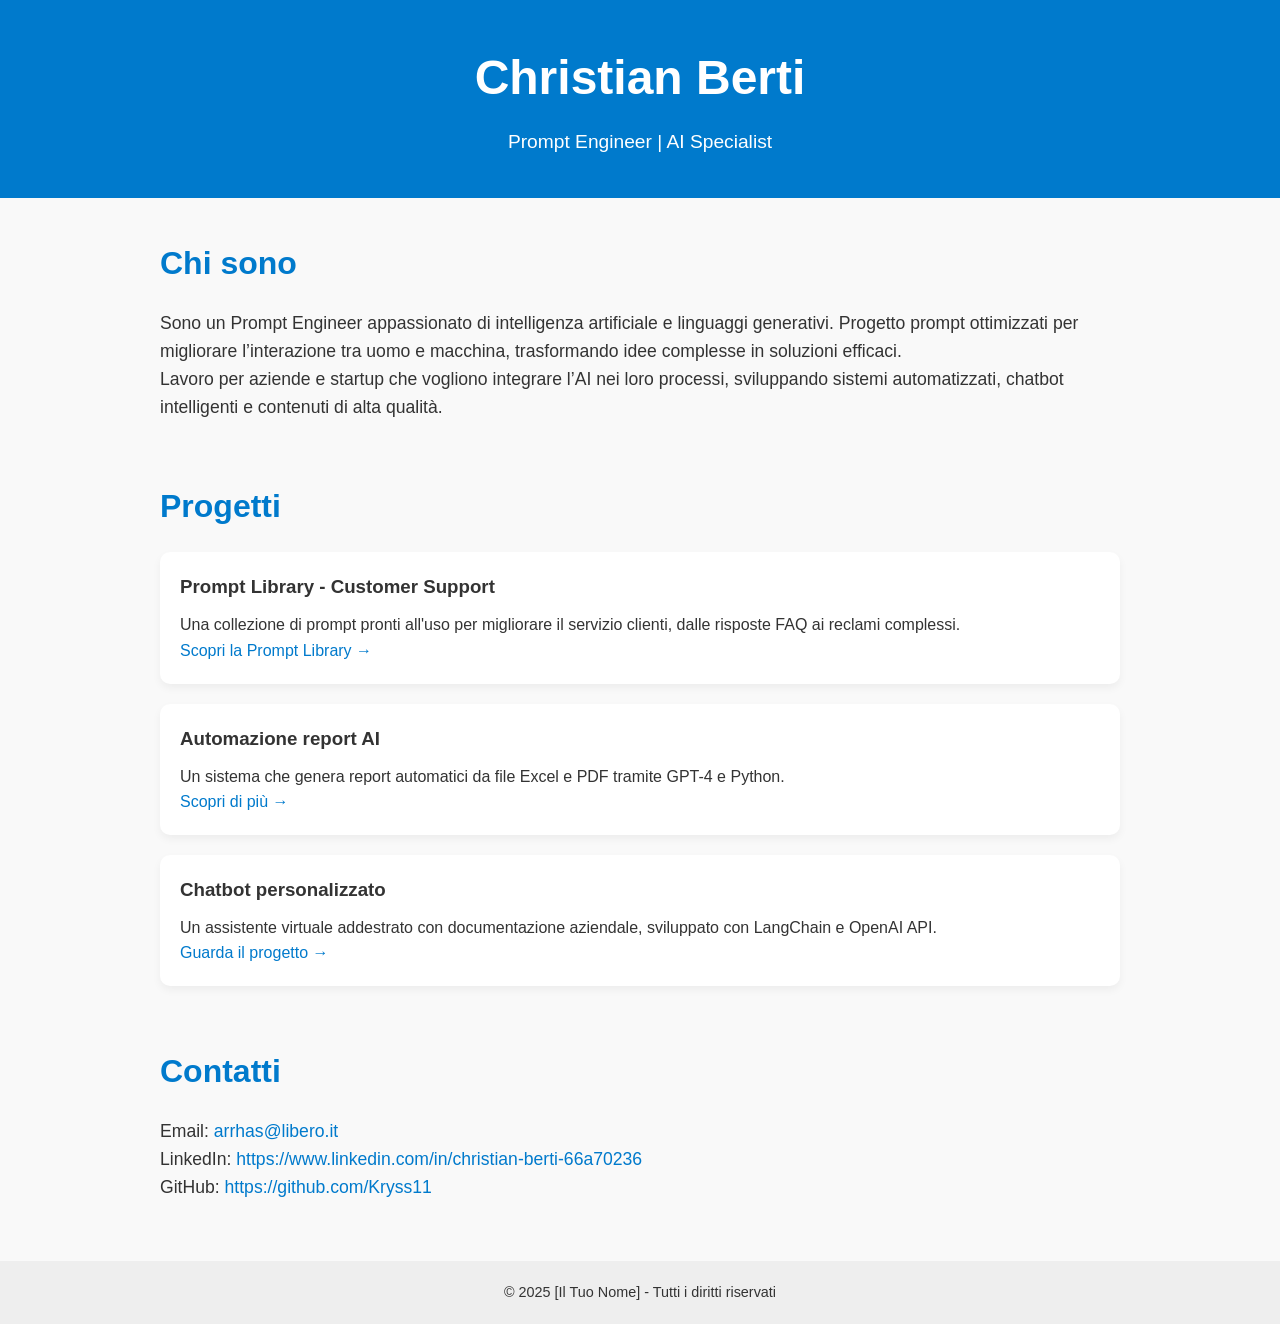
<file: index.html>
<!DOCTYPE html>
<html lang="it">
<head>
    <meta charset="UTF-8">
    <meta name="viewport" content="width=device-width, initial-scale=1.0">
    <title>Christian Berti - Prompt Engineer</title>
    <style>
        * { margin: 0; padding: 0; box-sizing: border-box; }
        body { font-family: 'Helvetica Neue', sans-serif; color: #333; background-color: #f9f9f9; line-height: 1.6; }
        header { background-color: #007acc; color: white; padding: 40px 0; text-align: center; }
        header h1 { font-size: 3rem; }
        header p { font-size: 1.2rem; margin-top: 10px; }

        .container { max-width: 1000px; margin: 40px auto; padding: 0 20px; }
        section { margin-bottom: 60px; }
        h2 { font-size: 2rem; margin-bottom: 20px; color: #007acc; }

        .about p { font-size: 1.1rem; }

        .projects ul { list-style: none; }
        .projects li { background: #fff; padding: 20px; margin-bottom: 20px; border-radius: 10px; box-shadow: 0 4px 8px rgba(0,0,0,0.05); transition: transform 0.3s; }
        .projects li:hover { transform: translateY(-5px); }
        .projects h3 { margin-bottom: 10px; }
        .projects a { color: #007acc; text-decoration: none; }

        .contact p { font-size: 1.1rem; }
        .contact a { color: #007acc; text-decoration: none; }

        footer { text-align: center; padding: 20px; background: #eee; font-size: 0.9rem; }

        @media (max-width: 600px) {
            header h1 { font-size: 2rem; }
            h2 { font-size: 1.5rem; }
        }
    </style>
</head>
<body>

    <header>
        <h1>Christian Berti</h1>
        <p>Prompt Engineer | AI Specialist</p>
    </header>

    <div class="container">
        <!-- About -->
        <section class="about">
            <h2>Chi sono</h2>
            <p>Sono un Prompt Engineer appassionato di intelligenza artificiale e linguaggi generativi. Progetto prompt ottimizzati per migliorare l’interazione tra uomo e macchina, trasformando idee complesse in soluzioni efficaci.</p>
            <p>Lavoro per aziende e startup che vogliono integrare l’AI nei loro processi, sviluppando sistemi automatizzati, chatbot intelligenti e contenuti di alta qualità.</p>
        </section>

        <!-- Projects -->
        <section class="projects">
            <h2>Progetti</h2>
            <ul>
                <li>
                    <h3>Prompt Library - Customer Support</h3>
                    <p>Una collezione di prompt pronti all'uso per migliorare il servizio clienti, dalle risposte FAQ ai reclami complessi.</p>
                    <a href="customer-service.html">Scopri la Prompt Library →</a>
                </li>
                <li>
                    <h3>Automazione report AI</h3>
                    <p>Un sistema che genera report automatici da file Excel e PDF tramite GPT-4 e Python.</p>
                    <a href="#">Scopri di più →</a>
                </li>
                <li>
                    <h3>Chatbot personalizzato</h3>
                    <p>Un assistente virtuale addestrato con documentazione aziendale, sviluppato con LangChain e OpenAI API.</p>
                    <a href="#">Guarda il progetto →</a>
                </li>
            </ul>
        </section>

        <!-- Contact -->
        <section class="contact">
            <h2>Contatti</h2>
            <p>Email: <a href="mailto:arrhas@libero.it">arrhas@libero.it</a></p>
            <p>LinkedIn: <a href="https://www.linkedin.com/in/christian-berti-66a70236/" target="_blank">https://www.linkedin.com/in/christian-berti-66a70236</a></p>
            <p>GitHub: <a href="https://github.com/Kryss118" target="_blank">https://github.com/Kryss11</a></p>
        </section>
    </div>

    <footer>
        &copy; 2025 [Il Tuo Nome] - Tutti i diritti riservati
    </footer>

</body>
</html>
</file>
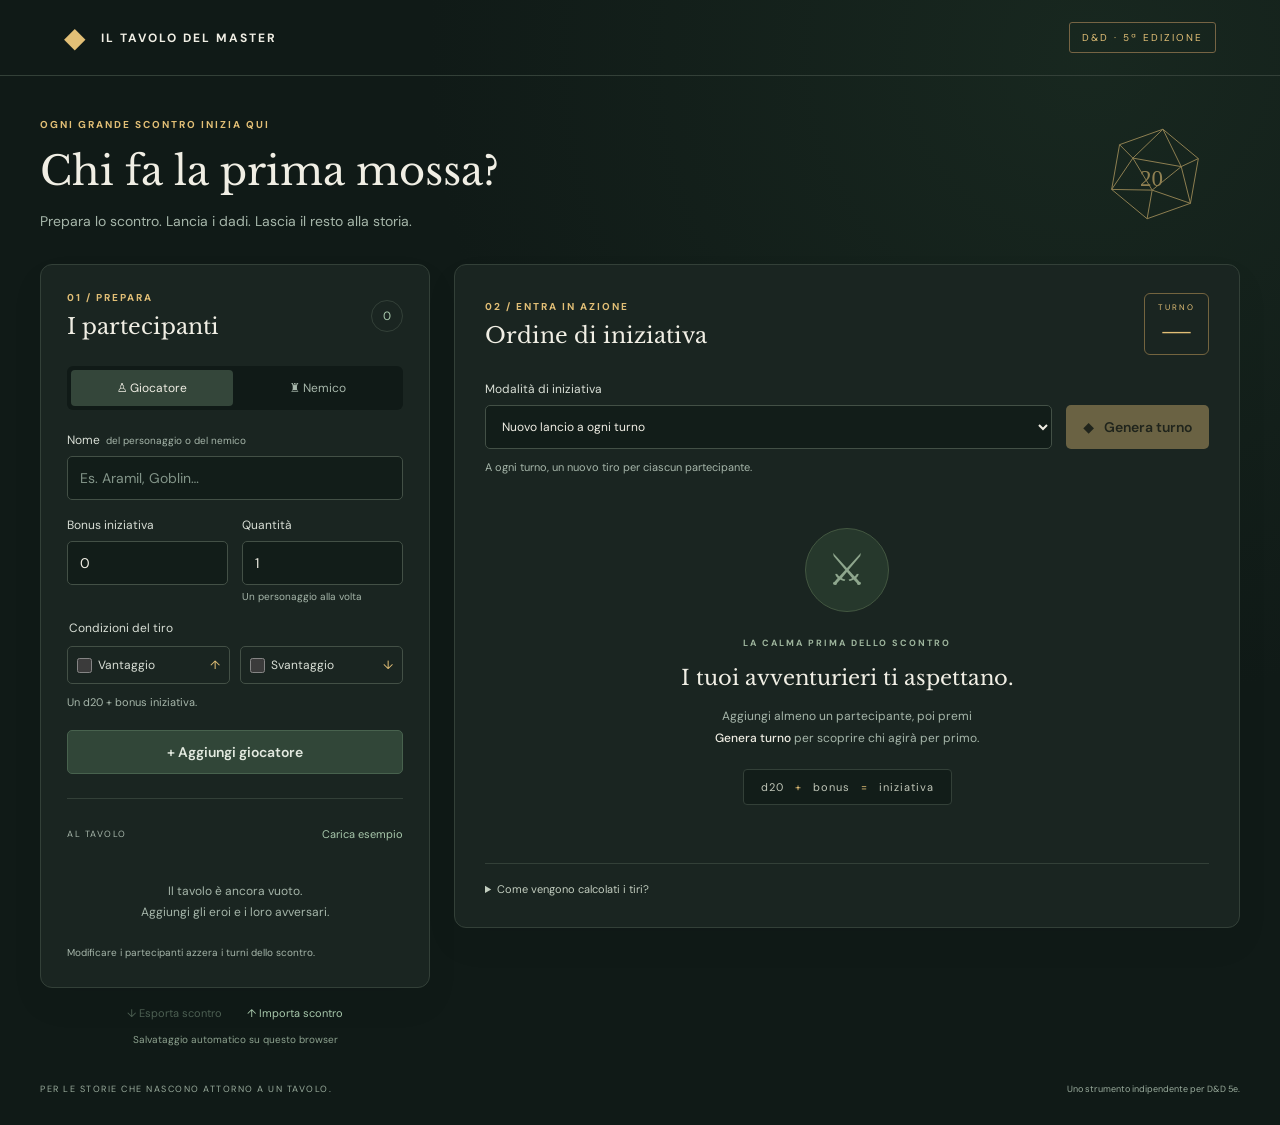
<file: iniziativa/index.html>
<!doctype html>
<html lang="it">
<head>
  <meta charset="utf-8">
  <meta name="viewport" content="width=device-width, initial-scale=1">
  <meta name="theme-color" content="#111c19">
  <meta name="description" content="Il tavolo del master: iniziativa per D&D 5e, dadi, bonus, vantaggio e svantaggio.">
  <title>Iniziativa · Il tavolo del master</title>
  <link rel="icon" href="./favicon.svg" type="image/svg+xml">
  <link rel="stylesheet" href="./style.css">
  <script src="./engine.js" defer></script>
  <script src="./app.js" defer></script>
</head>
<body>
  <header class="topbar"><a class="brand" href="./"><span class="brand-die" aria-hidden="true">◆</span> IL TAVOLO DEL MASTER</a><span class="edition">D&D · 5ª EDIZIONE</span></header>
  <main>
    <div class="intro"><div><p class="eyebrow">OGNI GRANDE SCONTRO INIZIA QUI</p><h1>Chi fa la prima mossa?</h1><p class="subtitle">Prepara lo scontro. Lancia i dadi. Lascia il resto alla storia.</p></div><div class="hero-die" aria-hidden="true"><svg viewBox="0 0 110 110"><path d="M55 5 99 30 99 80 55 105 11 80 11 30Z M55 5 28 42 82 42 55 5 M11 30 28 42 11 80 55 73 99 80 82 42 99 30 M28 42 55 73 82 42 M55 73 55 105"/></svg><span>20</span></div></div>
    <div class="workspace">
      <aside class="setup">
        <section class="panel">
          <div class="section-heading"><div><p class="eyebrow">01 / PREPARA</p><h2>I partecipanti</h2></div><span id="roster-count" class="count">0</span></div>
          <form id="participant-form">
            <fieldset class="type-picker"><legend class="sr-only">Tipo di partecipante</legend><label><input type="radio" name="kind" value="player" checked><span>♙ Giocatore</span></label><label><input type="radio" name="kind" value="enemy"><span>♜ Nemico</span></label></fieldset>
            <label for="name">Nome <span class="optional">del personaggio o del nemico</span></label>
            <input id="name" name="name" placeholder="Es. Aramil, Goblin…" maxlength="60" required autocomplete="off">
            <div class="form-pair"><div><label for="bonus">Bonus iniziativa</label><input id="bonus" name="bonus" type="number" min="-99" max="99" value="0" required></div><div><label for="quantity">Quantità</label><input id="quantity" name="quantity" type="number" min="1" max="100" value="1" required><small id="quantity-help">Un personaggio alla volta</small></div></div>
            <fieldset class="roll-options"><legend>Condizioni del tiro</legend><label><input type="checkbox" name="advantage"> Vantaggio <span>↑</span></label><label><input type="checkbox" name="disadvantage"> Svantaggio <span>↓</span></label></fieldset>
            <p class="hint" id="roll-help">Un d20 + bonus iniziativa.</p>
            <div class="form-actions"><button class="button secondary" id="add-button" type="submit">+ Aggiungi giocatore</button><button class="button ghost" id="cancel-edit" type="button" hidden>Annulla</button></div>
          </form>
          <div class="roster-header"><span>AL TAVOLO</span><button id="demo" class="text-button" type="button">Carica esempio</button></div>
          <ul id="roster" class="roster" aria-label="Partecipanti allo scontro"></ul>
          <p id="roster-empty" class="empty-roster">Il tavolo è ancora vuoto.<br>Aggiungi gli eroi e i loro avversari.</p>
          <p class="small-note">Modificare i partecipanti azzera i turni dello scontro.</p>
        </section>
        <div class="file-tools"><button id="export" class="text-button" type="button">↓ Esporta scontro</button><button id="import" class="text-button" type="button">↑ Importa scontro</button><input id="import-file" type="file" accept="application/json,.json" hidden></div>
        <p id="save-status" class="save-status">Salvataggio automatico su questo browser</p>
      </aside>
      <section class="panel combat" aria-labelledby="combat-title">
        <div class="section-heading"><div><p class="eyebrow">02 / ENTRA IN AZIONE</p><h2 id="combat-title">Ordine di iniziativa</h2></div><div class="round-badge"><span>TURNO</span><strong id="round">—</strong></div></div>
        <div class="combat-controls"><div><label for="mode">Modalità di iniziativa</label><select id="mode"><option value="reroll">Nuovo lancio a ogni turno</option><option value="fixed">Ordine fisso · D&D 5e</option></select></div><button id="generate" class="button primary" type="button"><span aria-hidden="true">◆</span> Genera turno</button></div>
        <p id="mode-help" class="hint">A ogni turno, un nuovo tiro per ciascun partecipante.</p>
        <div id="combat-empty" class="empty-combat"><div class="empty-symbol" aria-hidden="true">⚔</div><p class="eyebrow">LA CALMA PRIMA DELLO SCONTRO</p><h3>I tuoi avventurieri ti aspettano.</h3><p>Aggiungi almeno un partecipante, poi premi<br><strong>Genera turno</strong> per scoprire chi agirà per primo.</p><span class="formula">d20 <span>+</span> bonus <span>=</span> iniziativa</span></div>
        <div id="combat-results" hidden>
          <div class="order-caption"><span>DAL PIÙ ALTO AL PIÙ BASSO</span><span>DADO + BONUS → TOTALE</span></div>
          <ol id="initiative-order" class="initiative-order" aria-label="Ordine di iniziativa"></ol>
          <p class="small-note">Parità: ordine di inserimento iniziale. Usa ↑ e ↓ per decidere lo spareggio come master.</p>
          <div class="turn-navigation"><p id="active-label" aria-live="polite"></p><button id="next" class="button secondary" type="button">Prossimo partecipante →</button></div>
          <button id="reset" type="button" class="text-button end-combat">Termina scontro · conserva partecipanti</button>
        </div>
        <details class="rules"><summary>Come vengono calcolati i tiri?</summary><p>Normale: un d20. Vantaggio: due d20, si tiene il più alto. Svantaggio: due d20, si tiene il più basso. Se sono presenti entrambi, si annullano e si lancia un solo d20. Il bonus viene aggiunto al dado scelto; 1 e 20 non hanno effetti speciali sull’iniziativa.</p><p>Ogni nemico ha il proprio tiro. La modalità «Nuovo lancio» è una variante; in «Ordine fisso · D&D 5e» il primo ordine viene mantenuto nei turni successivi.</p><a href="https://www.dndbeyond.com/sources/dnd/basic-rules-2014/combat" target="_blank" rel="noopener noreferrer">Regole base D&D 5e ↗</a></details>
      </section>
    </div>
    <footer>PER LE STORIE CHE NASCONO ATTORNO A UN TAVOLO.<span>Uno strumento indipendente per D&D 5e.</span></footer>
  </main>
  <div id="toast" class="toast" role="status" aria-live="polite" hidden></div>
  <noscript>Attiva JavaScript nel browser per utilizzare il gestore dell’iniziativa.</noscript>
</body>
</html>
</file>
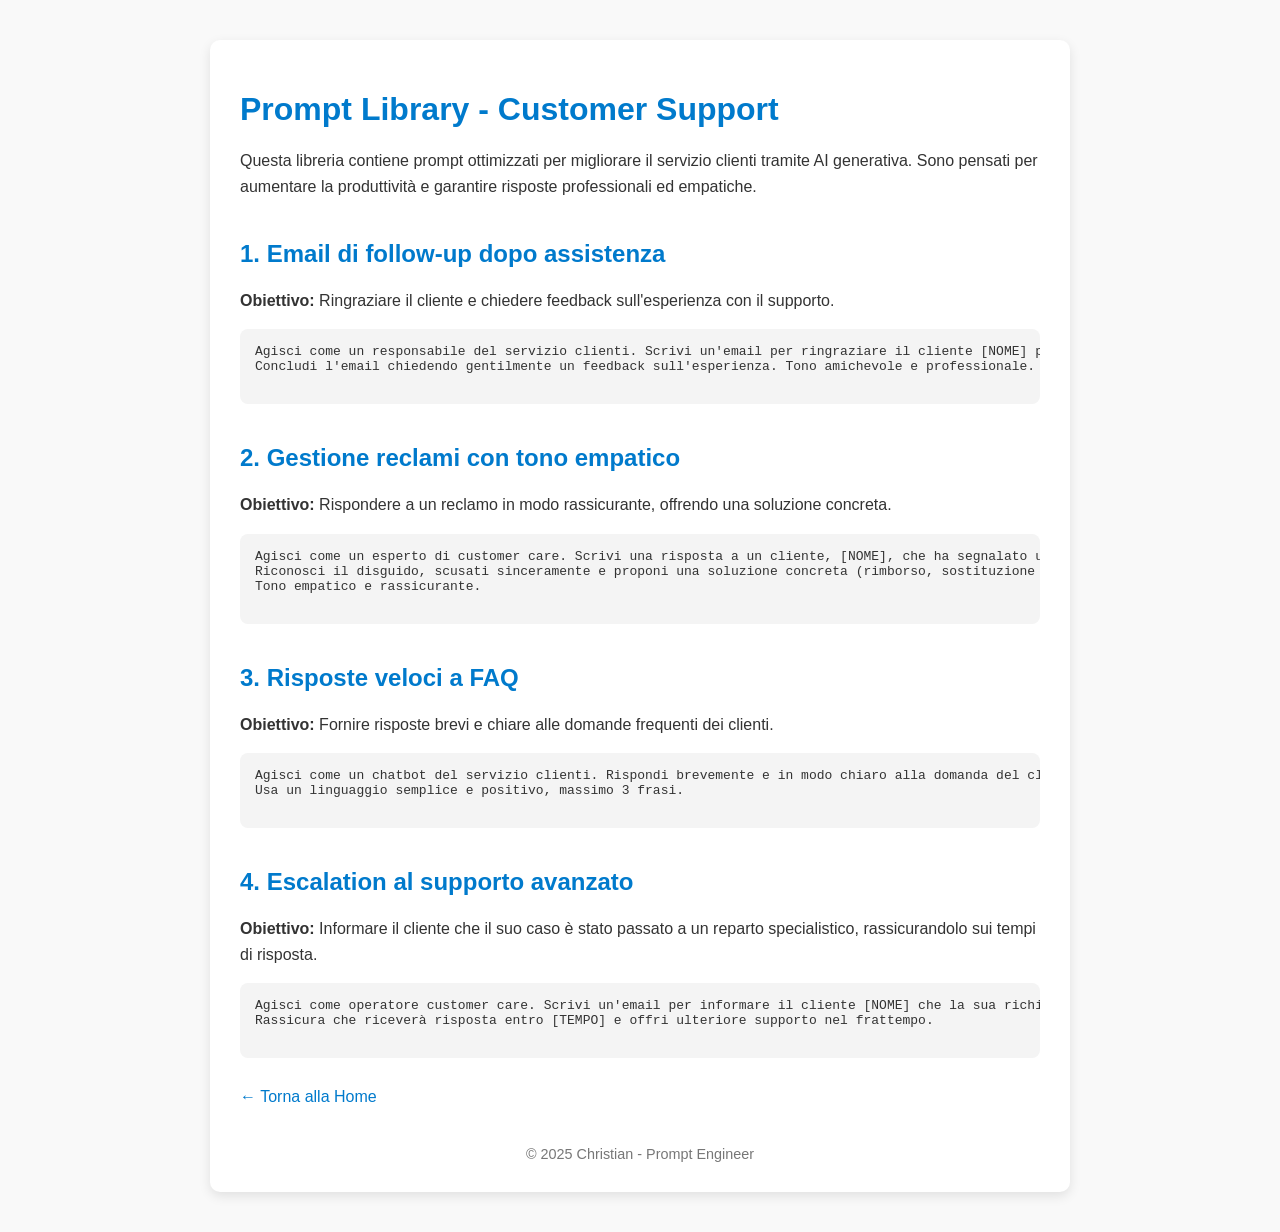
<file: customer-service.html>
<!DOCTYPE html>
<html lang="it">
<head>
    <meta charset="UTF-8">
    <title>Prompt Library - Customer Support</title>
    <meta name="viewport" content="width=device-width, initial-scale=1.0">
    <style>
        body { font-family: Arial, sans-serif; margin: 0; padding: 0; background-color: #f9f9f9; color: #333; }
        .container { max-width: 800px; margin: 40px auto; background: #fff; padding: 30px; border-radius: 10px; box-shadow: 0 4px 12px rgba(0,0,0,0.1); }
        h1, h2 { color: #007acc; }
        h1 { margin-bottom: 20px; }
        h2 { margin-top: 40px; }
        p { line-height: 1.6; }
        pre { background-color: #f4f4f4; padding: 15px; border-radius: 8px; overflow-x: auto; margin: 10px 0; }
        a { color: #007acc; text-decoration: none; }
        a:hover { text-decoration: underline; }
        footer { text-align: center; font-size: 0.9em; color: #777; margin-top: 40px; }
        .back-link { display: inline-block; margin-top: 20px; }
    </style>
</head>
<body>

    <div class="container">

        <h1>Prompt Library - Customer Support</h1>
        <p>Questa libreria contiene prompt ottimizzati per migliorare il servizio clienti tramite AI generativa. Sono pensati per aumentare la produttività e garantire risposte professionali ed empatiche.</p>

        <!-- Prompt 1 -->
        <h2>1. Email di follow-up dopo assistenza</h2>
        <p><strong>Obiettivo:</strong> Ringraziare il cliente e chiedere feedback sull'esperienza con il supporto.</p>
        <pre>
Agisci come un responsabile del servizio clienti. Scrivi un'email per ringraziare il cliente [NOME] per aver contattato l'assistenza su [ARGOMENTO]. 
Concludi l'email chiedendo gentilmente un feedback sull'esperienza. Tono amichevole e professionale.
        </pre>

        <!-- Prompt 2 -->
        <h2>2. Gestione reclami con tono empatico</h2>
        <p><strong>Obiettivo:</strong> Rispondere a un reclamo in modo rassicurante, offrendo una soluzione concreta.</p>
        <pre>
Agisci come un esperto di customer care. Scrivi una risposta a un cliente, [NOME], che ha segnalato un problema con [PRODOTTO/SERVIZIO]. 
Riconosci il disguido, scusati sinceramente e proponi una soluzione concreta (rimborso, sostituzione o assistenza). 
Tono empatico e rassicurante.
        </pre>

        <!-- Prompt 3 -->
        <h2>3. Risposte veloci a FAQ</h2>
        <p><strong>Obiettivo:</strong> Fornire risposte brevi e chiare alle domande frequenti dei clienti.</p>
        <pre>
Agisci come un chatbot del servizio clienti. Rispondi brevemente e in modo chiaro alla domanda del cliente: "[DOMANDA]". 
Usa un linguaggio semplice e positivo, massimo 3 frasi.
        </pre>

        <!-- Prompt 4 -->
        <h2>4. Escalation al supporto avanzato</h2>
        <p><strong>Obiettivo:</strong> Informare il cliente che il suo caso è stato passato a un reparto specialistico, rassicurandolo sui tempi di risposta.</p>
        <pre>
Agisci come operatore customer care. Scrivi un'email per informare il cliente [NOME] che la sua richiesta su [ARGOMENTO] è stata inoltrata al reparto specialistico. 
Rassicura che riceverà risposta entro [TEMPO] e offri ulteriore supporto nel frattempo.
        </pre>

        <a href="index.html" class="back-link">← Torna alla Home</a>

        <footer>
            &copy; 2025 Christian - Prompt Engineer
        </footer>

    </div>

</body>
</html>
</file>
<file: iniziativa/style.css>
@import url('https://fonts.googleapis.com/css2?family=DM+Sans:wght@400;500;600;700&family=Libre+Baskerville:wght@400;700&display=swap');
:root{color-scheme:dark;--bg:#101a17;--panel:#1a2521;--line:#334038;--text:#f0eee4;--muted:#a6b6aa;--gold:#e2bf76;--green:#a8c8ac;--red:#e6a08c;font-family:'DM Sans',system-ui,sans-serif;font-size:14px}*{box-sizing:border-box}body{margin:0;background:radial-gradient(ellipse at 85% 5%,#243c2c66,transparent 43%),var(--bg);color:var(--text);min-height:100vh}button,input,select{font:inherit}button,a,input,select,summary{-webkit-tap-highlight-color:transparent}button{cursor:pointer}button:disabled{opacity:.4;cursor:not-allowed}button:hover:not(:disabled){filter:brightness(1.12)}button:focus-visible,a:focus-visible,input:focus-visible,select:focus-visible,summary:focus-visible{outline:2px solid var(--gold);outline-offset:4px}[hidden]{display:none!important}.topbar{height:76px;border-bottom:1px solid var(--line);display:flex;align-items:center;justify-content:space-between;padding:0 max(5vw,24px)}.brand{font-size:12px;letter-spacing:2px;font-weight:700;color:var(--text);text-decoration:none;display:flex;align-items:center;gap:13px}.brand-die{color:var(--gold);font-size:28px}.edition{font-size:10px;letter-spacing:2px;color:var(--gold);border:1px solid #766444;padding:8px 12px;border-radius:3px}main{max-width:1340px;padding:0 40px;margin:auto}.intro{display:flex;align-items:center;justify-content:space-between;padding:42px 0 34px}.eyebrow{font-size:10px;letter-spacing:2px;font-weight:700;color:var(--gold);margin:0 0 14px}h1,h2,h3{font-family:'Libre Baskerville',Georgia,serif;font-weight:400;margin:0}h1{font-size:clamp(28px,3.2vw,40px);line-height:1.3}.subtitle{color:var(--muted);margin:15px 0 0;font-size:14px}.hero-die{position:relative;width:100px;height:100px;margin-right:35px;transform:rotate(10deg);color:var(--gold);opacity:.6}.hero-die svg{width:100%;height:100%;fill:none;stroke:currentColor;stroke-width:1}.hero-die span{position:absolute;top:43%;left:36%;font-family:Georgia,serif;font-size:23px;transform:rotate(-10deg)}.workspace{display:grid;grid-template-columns:390px minmax(0,1fr);gap:24px;align-items:start}.panel{background:var(--panel);border:1px solid var(--line);border-radius:12px;padding:26px;box-shadow:0 16px 35px #0000000d}.section-heading{display:flex;align-items:center;justify-content:space-between;margin-bottom:26px;gap:12px}.section-heading .eyebrow{margin-bottom:9px}h2{font-size:22px}.count{color:var(--green);border:1px solid var(--line);border-radius:50%;width:32px;height:32px;display:grid;place-items:center;font-size:12px}fieldset{padding:0;margin:0;border:0}.type-picker{display:flex;background:#101a17;padding:4px;border-radius:6px;gap:4px;margin-bottom:22px}.type-picker label{flex:1;margin:0}.type-picker input{position:absolute;opacity:0;width:1px}.type-picker span{display:block;text-align:center;padding:10px 2px;border-radius:4px;color:var(--muted);cursor:pointer}.type-picker input:checked+span{background:#34463a;color:var(--text)}.type-picker input:focus-visible+span{outline:2px solid var(--gold)}label,legend{display:block;font-size:12px;margin:0 0 8px;color:#d9dfd6}.optional{color:var(--muted);font-size:10px;margin-left:3px}input:not([type=radio]):not([type=checkbox]):not([type=file]),select{width:100%;border:1px solid #435046;background:#121d19;color:var(--text);border-radius:5px;padding:12px;min-height:44px}input::placeholder{color:#829488}.form-pair{display:grid;grid-template-columns:1fr 1fr;gap:14px;margin:17px 0}small{font-size:10px;color:var(--muted);display:block;margin-top:5px}.roll-options{display:flex;flex-wrap:wrap;gap:10px}.roll-options legend{margin-bottom:10px}.roll-options label{display:flex;align-items:center;gap:6px;border:1px solid #435046;border-radius:5px;padding:10px 9px;flex:1;margin:0;cursor:pointer}.roll-options input{accent-color:var(--gold);width:15px;height:15px;margin:0}.roll-options span{margin-left:auto;color:var(--gold)}.hint{font-size:11px;line-height:1.6;color:var(--muted);margin:10px 0 18px}.button{border:1px solid transparent;border-radius:5px;padding:12px 16px;font-weight:600;min-height:44px;transition:filter .15s}.secondary{background:#314638;border-color:#48624e;color:#e2e9df}.primary{background:var(--gold);color:#292416;white-space:nowrap}.primary span{margin-right:7px}.ghost{color:var(--muted);background:transparent;border-color:var(--line)}.form-actions{display:flex;gap:8px}.form-actions .secondary{flex:1}.roster-header{display:flex;align-items:center;justify-content:space-between;border-top:1px solid var(--line);padding-top:22px;margin-top:24px;font-size:9px;letter-spacing:1.5px;color:var(--muted)}.text-button{padding:6px 0;border:0;background:none;color:var(--green);font-size:11px;letter-spacing:0;text-align:left}.roster{padding:0;margin:7px 0 0;list-style:none;max-height:390px;overflow:auto}.roster li{display:flex;align-items:center;gap:10px;border-bottom:1px solid #303d34;padding:13px 0}.avatar{display:grid;place-items:center;width:33px;height:33px;flex-shrink:0;border-radius:6px;background:#304a38;color:#bdd7ba;font-size:20px}.avatar.enemy{background:#4b352e;color:var(--red)}.member-info{min-width:0;flex:1}.member-name{font-weight:500;font-size:13px;overflow-wrap:anywhere}.member-meta{font-size:10px;color:var(--muted);margin-top:4px}.icon-button{background:none;border:1px solid transparent;color:var(--muted);padding:6px;border-radius:4px;min-width:29px;min-height:32px}.icon-button:hover{border-color:var(--line);color:var(--text)}.empty-roster{color:var(--muted);font-size:12px;text-align:center;line-height:1.8;padding:15px 0 6px}.small-note{font-size:10px;color:var(--muted);line-height:1.7;margin:14px 0 0}.file-tools{display:flex;justify-content:center;gap:25px;padding-top:12px}.save-status{text-align:center;color:#8da28f;font-size:10px;margin:7px 0}.combat{min-height:650px;padding:28px 30px}.round-badge{border:1px solid #74643f;min-width:65px;text-align:center;border-radius:6px;padding:8px 12px;color:var(--gold)}.round-badge span{display:block;font-size:8px;letter-spacing:2px}.round-badge strong{font-family:Georgia,serif;display:block;font-weight:400;font-size:28px;margin-top:2px}.combat-controls{display:flex;align-items:end;gap:14px}.combat-controls>div{flex:1;min-width:0}select{font-size:12px}.empty-combat{min-height:344px;display:flex;align-items:center;justify-content:center;flex-direction:column;text-align:center;padding:24px 0}.empty-symbol{font-size:44px;color:#8ea68d;border:1px solid #435741;background:#26382c;border-radius:50%;width:84px;height:84px;display:grid;place-items:center;margin-bottom:25px}.empty-combat .eyebrow{color:#9eb59d;font-size:9px}.empty-combat h3{font-size:21px;line-height:1.5}.empty-combat p:not(.eyebrow){font-size:12px;color:var(--muted);line-height:1.8;margin:12px 0 20px}.empty-combat strong{font-weight:500;color:var(--text)}.formula{font-size:11px;letter-spacing:1px;color:#c0c6b8;background:#121d19;border:1px solid var(--line);padding:10px 17px;border-radius:4px}.formula span{color:var(--gold);padding:0 7px}.rules{border-top:1px solid var(--line);padding-top:16px;margin-top:24px;color:var(--muted);font-size:11px;line-height:1.8}.rules summary{cursor:pointer;color:#c2cdbf}.rules a{color:var(--gold)}.order-caption{display:flex;justify-content:space-between;color:var(--muted);font-size:8px;letter-spacing:1.1px;padding:8px 0 14px}.initiative-order{padding:0;list-style:none;margin:0;display:grid;gap:8px;max-height:600px;overflow:auto}.initiative-order li{border:1px solid #394b3d;border-radius:7px;padding:13px 12px;display:flex;align-items:center;gap:10px;position:relative;background:#1d2c22}.initiative-order li.is-active{border-color:var(--gold);background:#313526;box-shadow:inset 3px 0 var(--gold)}.initiative-order li.is-done{opacity:.6}.rank{font-size:11px;width:15px;color:var(--muted);flex-shrink:0}.result-info{flex:1;min-width:0}.result-name{font-size:14px;font-weight:600;overflow-wrap:anywhere}.kind-tag{font-size:8px;font-weight:500;letter-spacing:1px;color:var(--green);display:block;margin-top:4px}.kind-tag.enemy{color:var(--red)}.dice-detail{text-align:right;min-width:83px;font-size:11px;color:var(--muted)}.dice-detail .kept{color:var(--text);font-weight:700}.dice-detail .discarded{text-decoration:line-through;opacity:.65}.dice-mode{display:block;font-size:9px;margin-top:5px}.total{min-width:43px;font-family:Georgia,serif;font-size:28px;text-align:right;color:var(--gold)}.tie-controls{display:flex;flex-direction:column;gap:2px}.tie-controls button{min-width:25px;min-height:24px;padding:1px 4px}.turn-navigation{border-top:1px solid var(--line);padding-top:17px;margin-top:20px;display:flex;align-items:center;justify-content:space-between;gap:12px}.turn-navigation p{font-size:11px;color:var(--gold);overflow-wrap:anywhere}.turn-navigation .button{font-size:11px;flex-shrink:0}.end-combat{margin-top:13px;color:var(--muted)}footer{font-size:9px;letter-spacing:1.5px;color:#9aac9d;display:flex;justify-content:space-between;gap:12px;margin:30px 0}footer span{letter-spacing:0}.toast{position:fixed;bottom:25px;left:50%;transform:translateX(-50%);background:#e8dfc8;color:#232c24;padding:14px 22px;border:1px solid var(--gold);border-radius:6px;max-width:90vw;box-shadow:0 5px 30px #0006;font-size:13px;z-index:10}.sr-only{position:absolute;width:1px;height:1px;padding:0;margin:-1px;overflow:hidden;clip:rect(0,0,0,0);white-space:nowrap;border:0}@media(min-width:1500px){main{max-width:1420px}.workspace{grid-template-columns:410px 1fr}.combat{min-height:685px}}@media(max-width:1000px){main{padding:0 24px}.workspace{grid-template-columns:340px minmax(0,1fr);gap:16px}.panel{padding:22px}.combat-controls{flex-direction:column;align-items:stretch}.combat-controls>div{width:100%}.hero-die{margin-right:12px}.order-caption span:last-child{display:none}.initiative-order li{gap:7px;padding:12px 8px}.initiative-order .avatar{display:none}.turn-navigation{flex-direction:column;align-items:stretch}}@media(max-width:740px){.topbar{height:62px;padding:0 20px}.brand{font-size:9px;letter-spacing:1.3px;gap:8px}.edition{font-size:8px;padding:6px 8px;letter-spacing:1px}main{padding:0 16px}.intro{padding:30px 0 26px}.intro .eyebrow{font-size:8px}.hero-die{display:none}.subtitle{font-size:12px;line-height:1.7}.workspace{grid-template-columns:1fr;gap:24px}.panel{padding:23px}.combat{min-height:auto}.combat-controls{flex-direction:row;align-items:end;gap:10px}.combat-controls .primary{padding:12px;font-size:12px}.combat-controls select{font-size:11px;padding-left:8px}.combat h2{font-size:21px}.empty-combat{min-height:330px}.initiative-order .avatar{display:grid}.turn-navigation{flex-direction:row;align-items:center}footer{flex-direction:column;line-height:1.7;font-size:8px}.roster{max-height:300px}}@media(max-width:390px){.combat-controls{flex-direction:column;align-items:stretch}.initiative-order .avatar{display:none}.turn-navigation{flex-direction:column;align-items:stretch}.optional{display:block;margin:4px 0 0}}
</file>
